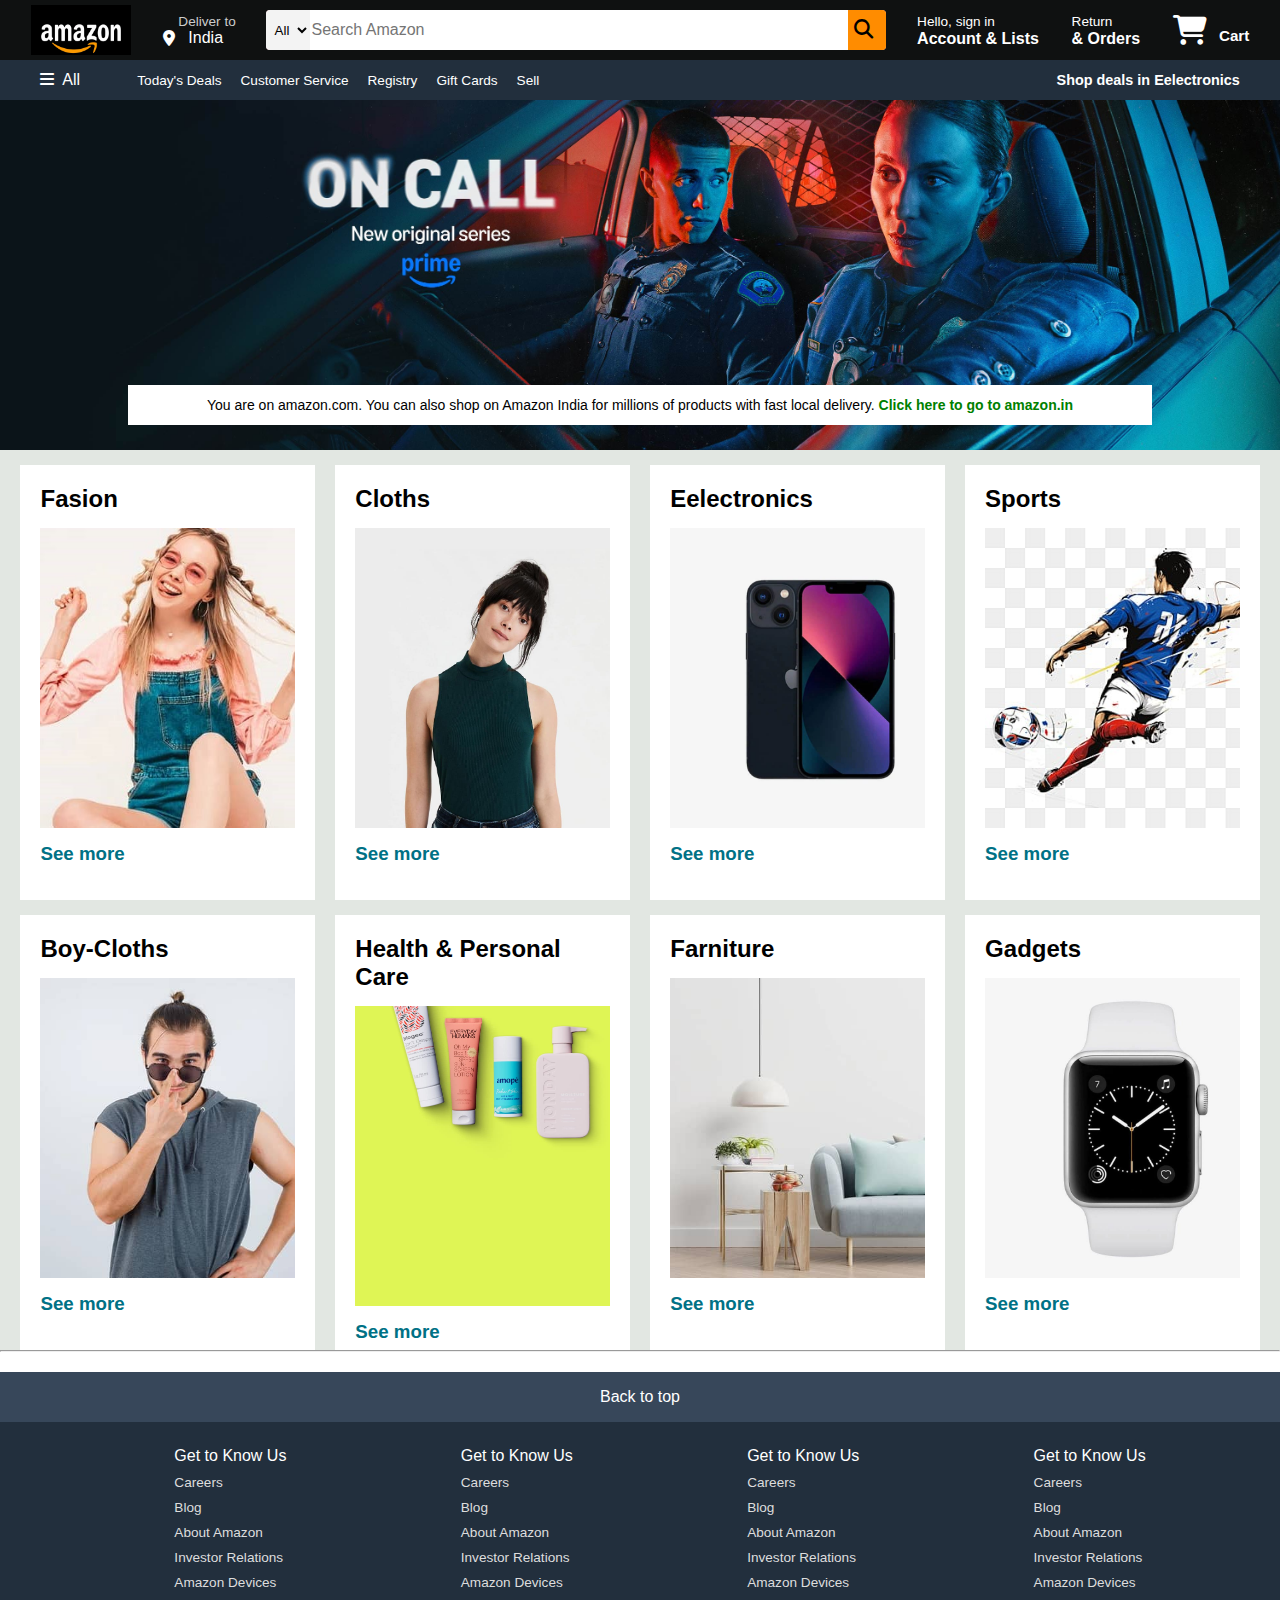
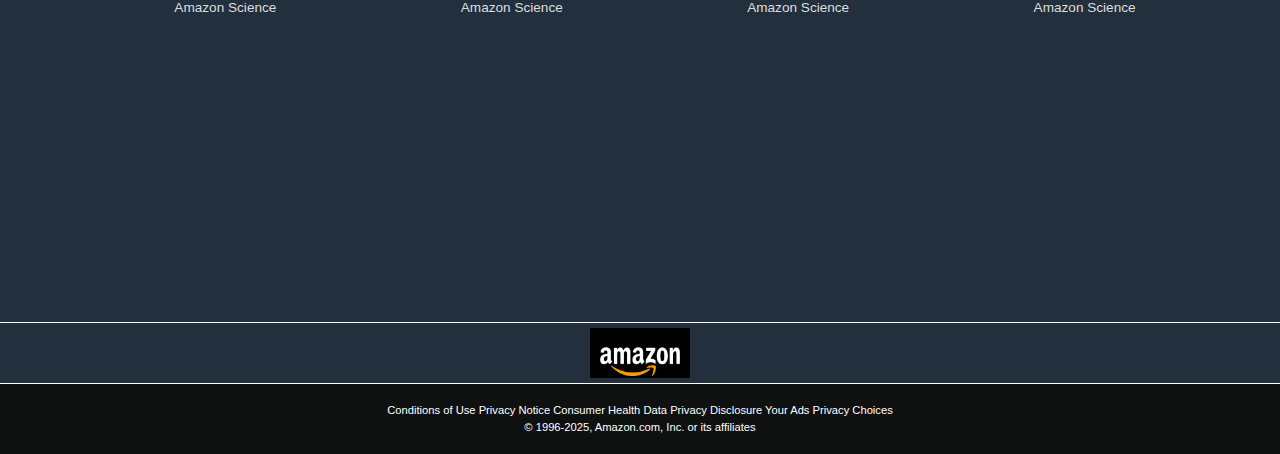
<file: amazon/index.html>
<!DOCTYPE html>
<html lang="en">
    <head>
        <meta charset="UTF-8">
        <meta name="viewport" content="width=device-width, initial-scale=1.0">
        <title>Amazon</title>
        <link rel="stylesheet" href="style.css">
        <link rel="stylesheet"
            href="https://cdnjs.cloudflare.com/ajax/libs/font-awesome/6.7.2/css/all.min.css"
            integrity="sha512-Evv84Mr4kqVGRNSgIGL/F/aIDqQb7xQ2vcrdIwxfjThSH8CSR7PBEakCr51Ck+w+/U6swU2Im1vVX0SVk9ABhg=="
            crossorigin="anonymous" referrerpolicy="no-referrer" />
    </head>
    <body>
        <header>
            <div class="navbar">
                <div class="nav-logo border">
                    <div class="logo">
                    </div>
                </div>
                <div class="nav-address border">
                    <p class="add-first">Deliver to</p>
                    <div class="add-icon">
                        <i class="fa-solid fa-location-dot"></i>
                        <p class="add-sec">India</p>
                    </div>
                </div>
                <div class="nav-search">
                    <select class="search-select">
                        <option>All</option>
                    </select>
                    <input placeholder="Search Amazon" class="search-input">
                    <div class="search-icon">
                        <i class="fa-solid fa-magnifying-glass"></i>
                    </div>
                </div>
                <div class="nav-signin border">
                    <p><span>Hello, sign in</span></p>
                    <p class="nav-sec">Account & Lists</p>
                </div>
                <div class="nav-return border">
                    <p><span>Return</span></p>
                    <p class="nav-sec"> & Orders</p>
                </div>
                <div class="nav-cart border">
                    <i class="fa-solid fa-cart-shopping"></i>
                    Cart
                </div>
            </div>
            <div class="panel">
                <div class="panel-all border">
                    <i class="fa-solid fa-bars"></i>
                    All
                </div>
                <div class="panel-ops ">
                    <a class="border">Today's Deals</a>
                    <a class="border"> Customer Service</a>
                    <a class="border"> Registry</a>
                    <a class="border"> Gift Cards</a>
                    <a class="border"> Sell</a>
                </div>
                <div class="panel-deals border">
                    Shop deals in Eelectronics
                </div>
            </div>
        </header>

        <div class="hero-section">
            <div class="hero-msg">
                <p>You are on amazon.com. You can also shop on Amazon India for
                    millions of products with fast local delivery. <a>Click here
                        to go to amazon.in</a> </p>
            </div>
        </div>
        <div class="shop-section">
            <div class=" box">
                <div class="box-contant">
                    <h2>Fasion</h2>
                    <div class="box-img"
                        style="background-image: url('images/collection1.jpg');"></div>
                    <h3>See more</h3>
                </div>
            </div>
            <div class=" box">
                <div class="box-contant">
                    <h2>Cloths</h2>
                    <div class="box-img"
                        style="background-image: url('images/product-6-1.jpg');"></div>
                    <h3>See more</h3>
                </div>
            </div>
            <div class=" box">
                <div class="box-contant">
                    <h2>Eelectronics</h2>
                    <div class="box-img"
                        style="background-image: url('images/digital-product4.jpg');"></div>
                    <h3>See more</h3>
                </div>
            </div>
            <div class=" box">
                <div class="box-contant">
                    <h2>Sports</h2>
                    <div class="box-img"
                        style="background-image: url('images/pngtree-man-playing-football-image_1200610.jpg');"></div>
                    <h3>See more</h3>
                </div>
            </div>
            <div class=" box">
                <div class="box-contant">
                    <h2>Boy-Cloths</h2>
                    <div class="box-img"
                        style="background-image: url('images/collection3.jpg');"></div>
                    <h3>See more</h3>
                </div>
            </div>
            <div class=" box">
                <div class="box-contant">
                    <h2>Health & Personal Care</h2>
                    <div class="box-img"
                        style="background-image: url('images/hero3.jpg');"></div>
                    <h3>See more</h3>
                </div>
            </div>
            <div class=" box">
                <div class="box-contant">
                    <h2>Farniture</h2>
                    <div class="box-img"
                        style="background-image: url('images/images/collection/collection8.jpg');"></div>
                    <h3>See more</h3>
                </div>
            </div>
            <div class=" box">
                <div class="box-contant">
                    <h2>Gadgets</h2>
                    <div class="box-img"
                        style="background-image: url('images/digital-product2-1.jpg');"></div>
                    <h3>See more</h3>
                </div>
            </div>
        </div>

        <hr>
        <footer>
            <div class="foot-panel1">
                <p>Back to top</p>
            </div>
            <div class="foot-panel2">
                <ul>
                    <p>Get to Know Us</p>
                    <a>Careers</a>
                    <a>Blog</a>
                    <a>About Amazon</a>
                    <a>Investor Relations</a>
                    <a>Amazon Devices</a>
                    <a>Amazon Science</a>
                </ul>
                <ul>
                    <p>Get to Know Us</p>
                    <a>Careers</a>
                    <a>Blog</a>
                    <a>About Amazon</a>
                    <a>Investor Relations</a>
                    <a>Amazon Devices</a>
                    <a>Amazon Science</a>
                </ul>
                <ul>
                    <p>Get to Know Us</p>
                    <a>Careers</a>
                    <a>Blog</a>
                    <a>About Amazon</a>
                    <a>Investor Relations</a>
                    <a>Amazon Devices</a>
                    <a>Amazon Science</a>
                </ul>
                <ul>
                    <p>Get to Know Us</p>
                    <a>Careers</a>
                    <a>Blog</a>
                    <a>About Amazon</a>
                    <a>Investor Relations</a>
                    <a>Amazon Devices</a>
                    <a>Amazon Science</a>
                </ul>
            </div>

            <div class="foot-panel3">
                <div class="logo"></div>
            </div>
            <div class="foot-panel4">
                <div class="pages">
                    <a>Conditions of Use</a>
                    <a>Privacy Notice</a>
                    <a>Consumer Health Data Privacy Disclosure</a>
                    <a>Your Ads Privacy Choices</a>

                </div>
                <div class="copyright">
                    <a>© 1996-2025, Amazon.com, Inc. or its affiliates</a>
                </div>
            </div>
        </footer>
    </body>
</html>
</file>
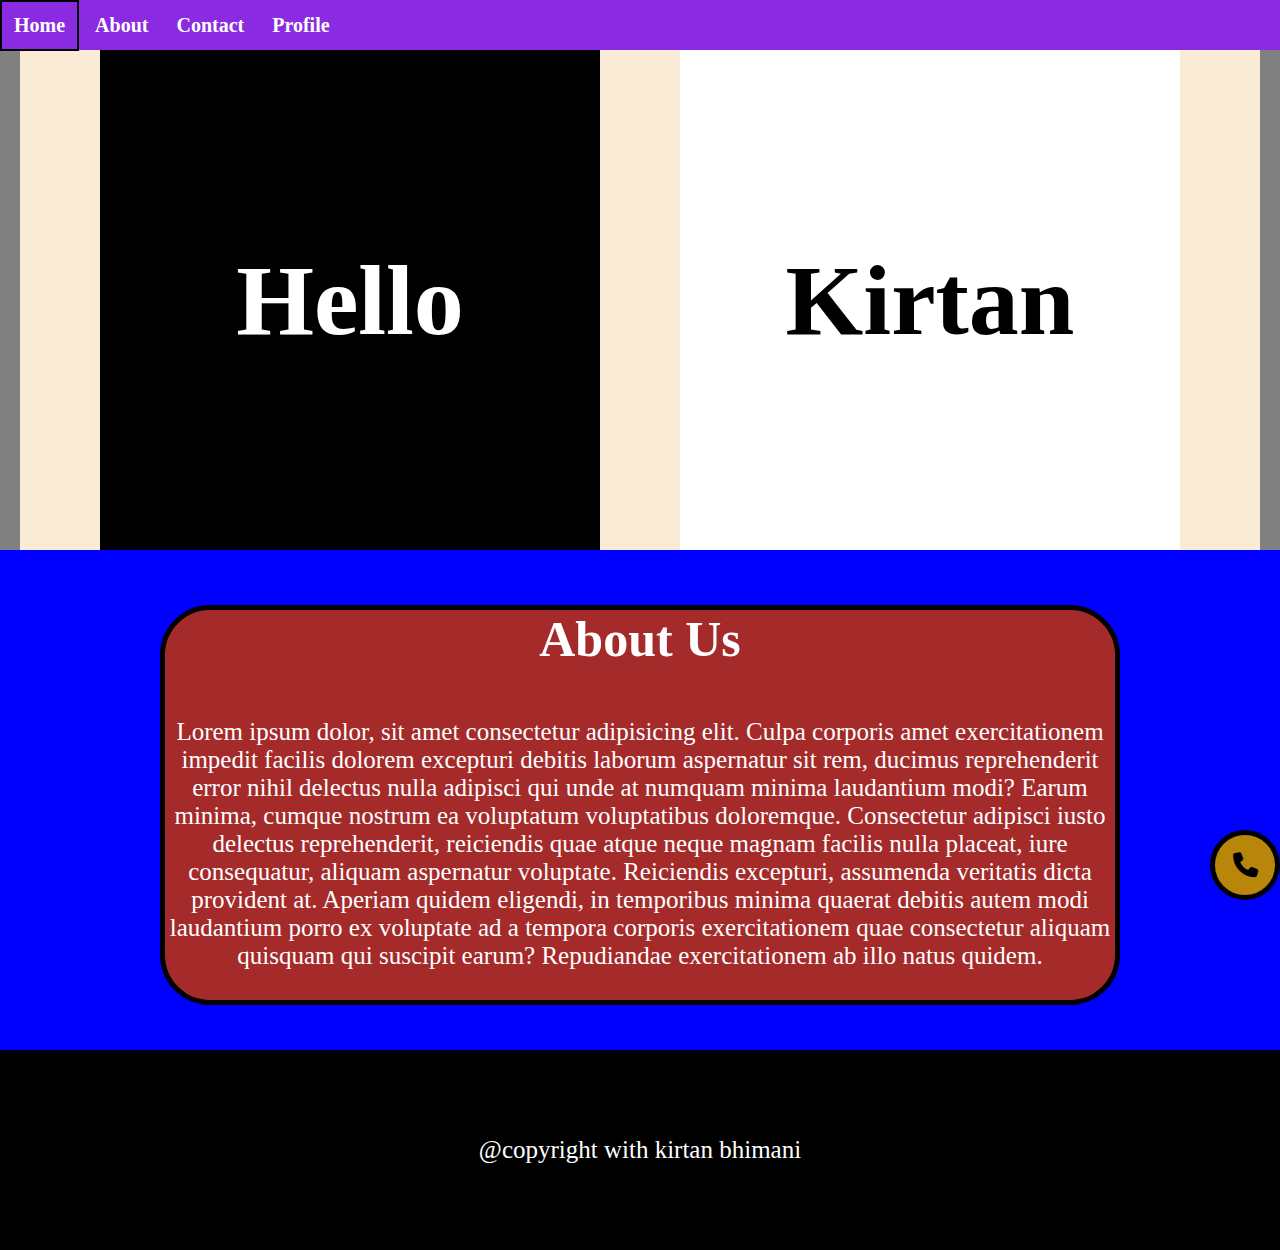
<file: amazon/web.html>
<!DOCTYPE html>
<html lang="en">
    <head>
        <meta charset="UTF-8">
        <meta name="viewport" content="width=device-width, initial-scale=1.0">
        <title>normal website layout</title>
        <link rel="stylesheet" href="https://cdnjs.cloudflare.com/ajax/libs/font-awesome/6.7.2/css/all.min.css" integrity="sha512-Evv84Mr4kqVGRNSgIGL/F/aIDqQb7xQ2vcrdIwxfjThSH8CSR7PBEakCr51Ck+w+/U6swU2Im1vVX0SVk9ABhg==" crossorigin="anonymous" referrerpolicy="no-referrer" />
        <style>
        *{
            margin: 0;
            padding: 0;
            box-sizing: border-box;
        }
        body{
            background-color: gray;
        }
         nav{
            position: sticky;
            top: 0;
            background-color: blueviolet;
            height: 50px;
            
         
        
        }
        nav ul li{
            display: inline-block;
            padding: 12px;
            
            
            
        }
        nav ul li a{
           list-style-type: none;
           text-decoration: none;
           color: white;
           font-size: 20px;
           font-weight: 600;
           
       }
       a:hover{
        /* content: ""; */
        color: black;
        
       }
       li:hover{
        border: 2px solid black;
       }
       .container{
        background-color: antiquewhite;
        height: 500px;
        display: flex;
        justify-content:space-evenly;
        margin: 0 20px;
        
        
       }
       .cont-1{
        background-color:black;
        height: 500px;
        width: 500px;
        color: white;
        display: flex;
        justify-content: center;
        align-items: center;
       }
       .cont-1 h1{
        font-size: 100px;
        font-weight: 700;
       }
       .cont-2{
        background-color:white;
        height: 500px;
        width: 500px;
        color:black;
        display: flex;
        justify-content: center;
        align-items: center;

       }
       .cont-2 h1{
        font-size: 100px;
        font-weight: 700;
       }
       .sec-container{
        background-color: blue;
        height: 500px;
        display: flex;
        justify-content: center;
        

       }
       .line{
        background-color: brown;
        height: 400px;
        width: 75%;
        margin-top: 55px;
        border: 5px solid black;
        border-radius: 50px;
        color: white;
        font-size: 25px;
        font-weight: 400;
        text-align: center;
        
        
       }
       .line p{
        margin-top: 50px;
       }
       .foot{
        background-color: black;
        height: 200px;
        color: white;
        display: flex;
        justify-content: center;
        align-items: center;
       }
       .foot p{
        font-size: 25px;
       }
       .logo{
        position: fixed;
        bottom: 0;
        right: 0;
        z-index: 1000;
        background-color: darkgoldenrod;
        border: 5px solid black;
        border-radius: 35px;
        height: 70px;
        width: 70px;
        display: flex;
        justify-content: center;
        align-items: center;
       }
       .logo i{
        font-size: 25PX;
       }
       
    </style>
    </head>
    <body>

        <nav>
            <ul>
                <li><a href="#">Home</a></li>
                <li><a href="#">About</a></li>
                <li><a href="#">Contact</a></li>
                <li><a href="#">Profile</a></li>
            </ul>
        </nav>

        <main>
            <div class="container">
                <div class="cont-1">
                    <h1>Hello</h1>
                </div>
                <div class="cont-2">
                    <h1>Kirtan</h1>
                </div>
            </div>
            <div class="sec-container">
                <div class="line">
                    <h1>About Us</h1>
                    <p>Lorem ipsum dolor, sit amet consectetur adipisicing elit.
                        Culpa corporis amet exercitationem impedit facilis
                        dolorem excepturi debitis laborum aspernatur sit rem,
                        ducimus reprehenderit error nihil delectus nulla
                        adipisci qui unde at numquam minima laudantium modi?
                        Earum minima, cumque nostrum ea voluptatum voluptatibus
                        doloremque. Consectetur adipisci iusto delectus
                        reprehenderit, reiciendis quae atque neque magnam
                        facilis nulla placeat, iure consequatur, aliquam
                        aspernatur voluptate. Reiciendis excepturi, assumenda
                        veritatis dicta provident at. Aperiam quidem eligendi,
                        in temporibus minima quaerat debitis autem modi
                        laudantium porro ex voluptate ad a tempora corporis
                        exercitationem quae consectetur aliquam quisquam qui
                        suscipit earum? Repudiandae exercitationem ab illo natus
                        quidem.</p>
                </div>
            </div>
            <div class="logo">
                <i class="fa-solid fa-phone"></i>
            </div>
        </main>
        <footer>

            <div class="foot">
<p>@copyright with kirtan bhimani</p>
            </div>
        </footer>

    </body>
</html>
</file>
<file: amazon/style.css>
*{
    margin: 0;
    font-family:sans-serif;
    border: border-box;
}
.navbar{
    height: 60px;
    background-color: #0f1111;
    color: white;
    display: flex;
    align-items: center;
    justify-content: space-evenly;
}
.nav-logo{
    height: 50px;
    width: 100px;
}
.logo{
    background-image: url("images/Amazon-Logo-Font-1-scaled.webp");
    background-size: cover;
    height: 50px;
    width: 100%;
}
.border{
    border: 2px solid transparent; 
}
.border:hover{
    border: 2px solid white;
}
/******Box2****/
.add-first{
    font-size: 0.85rem;
    color: #cccccc;
    margin-left: 15px;

}
.add-sec{
    font-size: 1rem;
    margin-left: 5px;
}
.add-icon{
    display: flex;
    align-items: center;
}
/*****box3*****/
.nav-search{
    display: flex;
    background-color: pink;
    width: 620px;
    height: 40px;
    border-radius: 4px;
    justify-content: space-evenly;
}
.nav-search:hover{
    border: 2px solid orange;
}
.search-select{
    background-color: #f3f3f3;
    width: 50px;
    text-align: center;
    border-top-left-radius: 4px;
    border-bottom-left-radius: 4px;
    border: none;
}
.search-input{
    width: 100%;
    font-size:1rem;
    border: none;
}
.search-icon{
    width: 45px;
    display: flex;
    justify-content: center;
    align-items: center;
    background-color:rgb(255, 140, 0) ;
    font-size: 1.2rem;
    color: black;
    border-top-right-radius: 4px;
    border-bottom-right-radius: 4px;
}
/*****box4*****/

span{
    font-size: 0.85rem;
}
.nav-sec{
    font-size: 1rem;
    font-weight: 700;
}
/*****box5****/
.nav-cart i{
    font-size: 30px;
    
}
.nav-cart{
    font-size: 0.95rem;
    font-weight: 700;
}

/*****panel****/

.panel{
    display: flex;
    background-color: #222f3d;
    height: 40px;
    color: white;
    align-items: center;
    justify-content: space-evenly;
    
}
i{
    margin-right: 8px;
}
.panel-all {
    display: flex;


}
.panel-ops a{
    margin-left: 15px;
}
.panel-ops{
    display: flex;
    font-size: 0.85rem ;
    width: 70%;
}
.panel-deals{
    font-size: 0.9rem;
    font-weight: 700;
}
/*****hero section****/
.hero-section{
    background-image: url("images/hero.jpg");
    background-size: cover;
    height: 350px;
    display: flex;
    justify-content: center;
    align-items: flex-end;
    
}
.hero-msg{
    background-color: white;
    height: 40px;
    display: flex;
    justify-content: center;
    align-items: center;
    margin-bottom: 25px;
    
    font-size: 14px;
    width: 80%;

}
.hero-msg a{
    color: green;
    font-weight: 700;
}

/******shop section****/
.shop-section{
    background-color: #E2E7E2;
    display:flex;
    flex-wrap: wrap;
    justify-content: space-evenly;
}
.box{
    height: 400px;
    width: 23%;
    background-color: white;
    padding: 20px 0px 15px;
    margin-top: 15px;
    
    
}
.box-img{

    background-size: cover;
    height: 300px;
    margin-top: 15px;
    margin-bottom: 15px;
    
}
.box-contant{
    margin-left: 20px;
    margin-right: 20px;
}
.box-contant h3{
    color: #007185;
}
/******footer*****/
footer{
    margin-top: 20px;
}
.foot-panel1{
    background-color: #37475a;
    color: white;
    height: 50px;
    display: flex;
    justify-content: center;
    align-items: center;
}
.foot-panel2{
    background-color: #222f3d;
    color: white;
    display: flex;
    height: 500px;
    justify-content: space-evenly;
    
}
ul{
    margin-top: 25px;
}
ul a{
 display: block;
 font-size: 0.85rem;
 margin-top: 10px;   
 color: #dddddd;
}
.foot-panel3{
    background-color: #222f3d;
    height: 60px;
    color: white;
    border-top: 0.5px solid white;
    display: flex;
    justify-content: center;
    align-items: center ;
}
.logo{
    background-image: url("images/Amazon-Logo-Font-1-scaled.webp");
    background-size: cover;
    height: 50px;
    width: 100px;


}
.foot-panel4{
    background-color: #0F1111;
    height: 70px;
    color: white;
    border-top: 1px solid white;
    font-size: 0.7rem;
    text-align: center;
    
}

.pages{
  
  padding-top: 20px;
}

.copyright{
    
padding-top: 5px;
}
</file>
